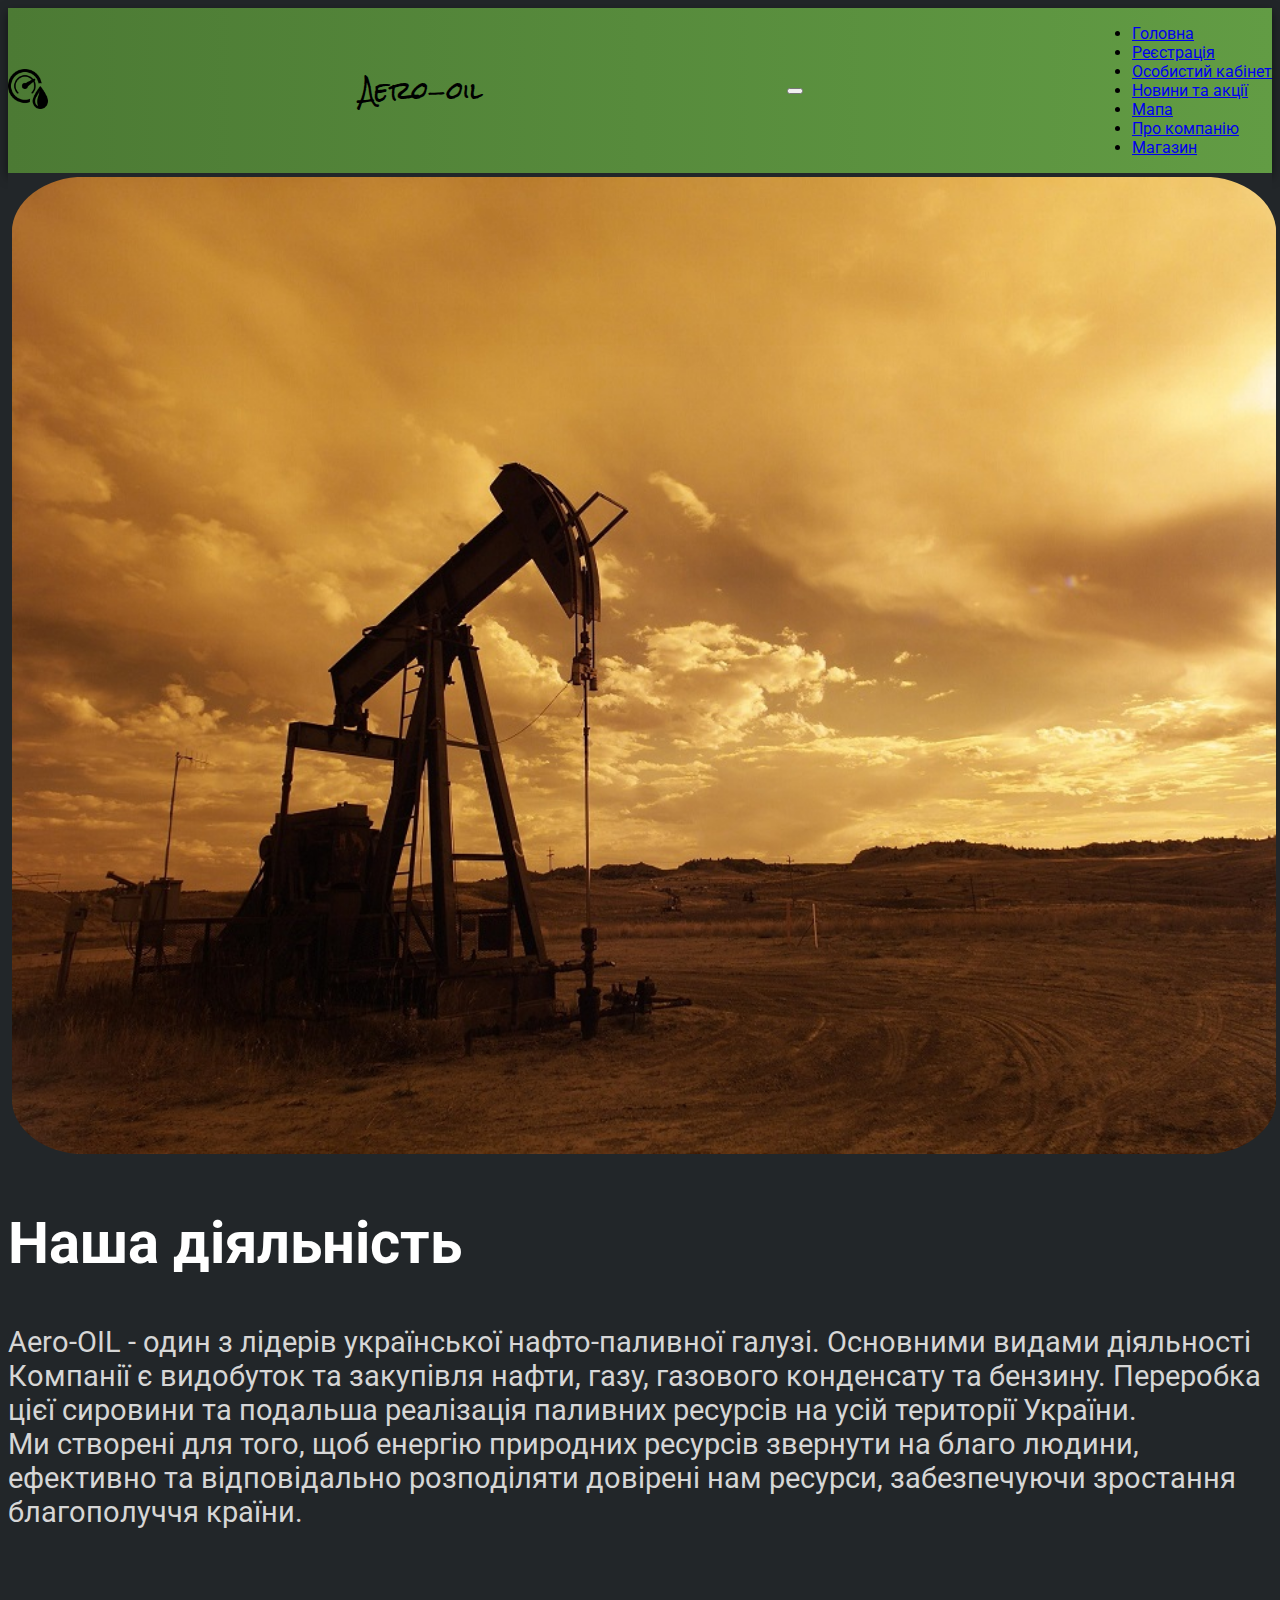
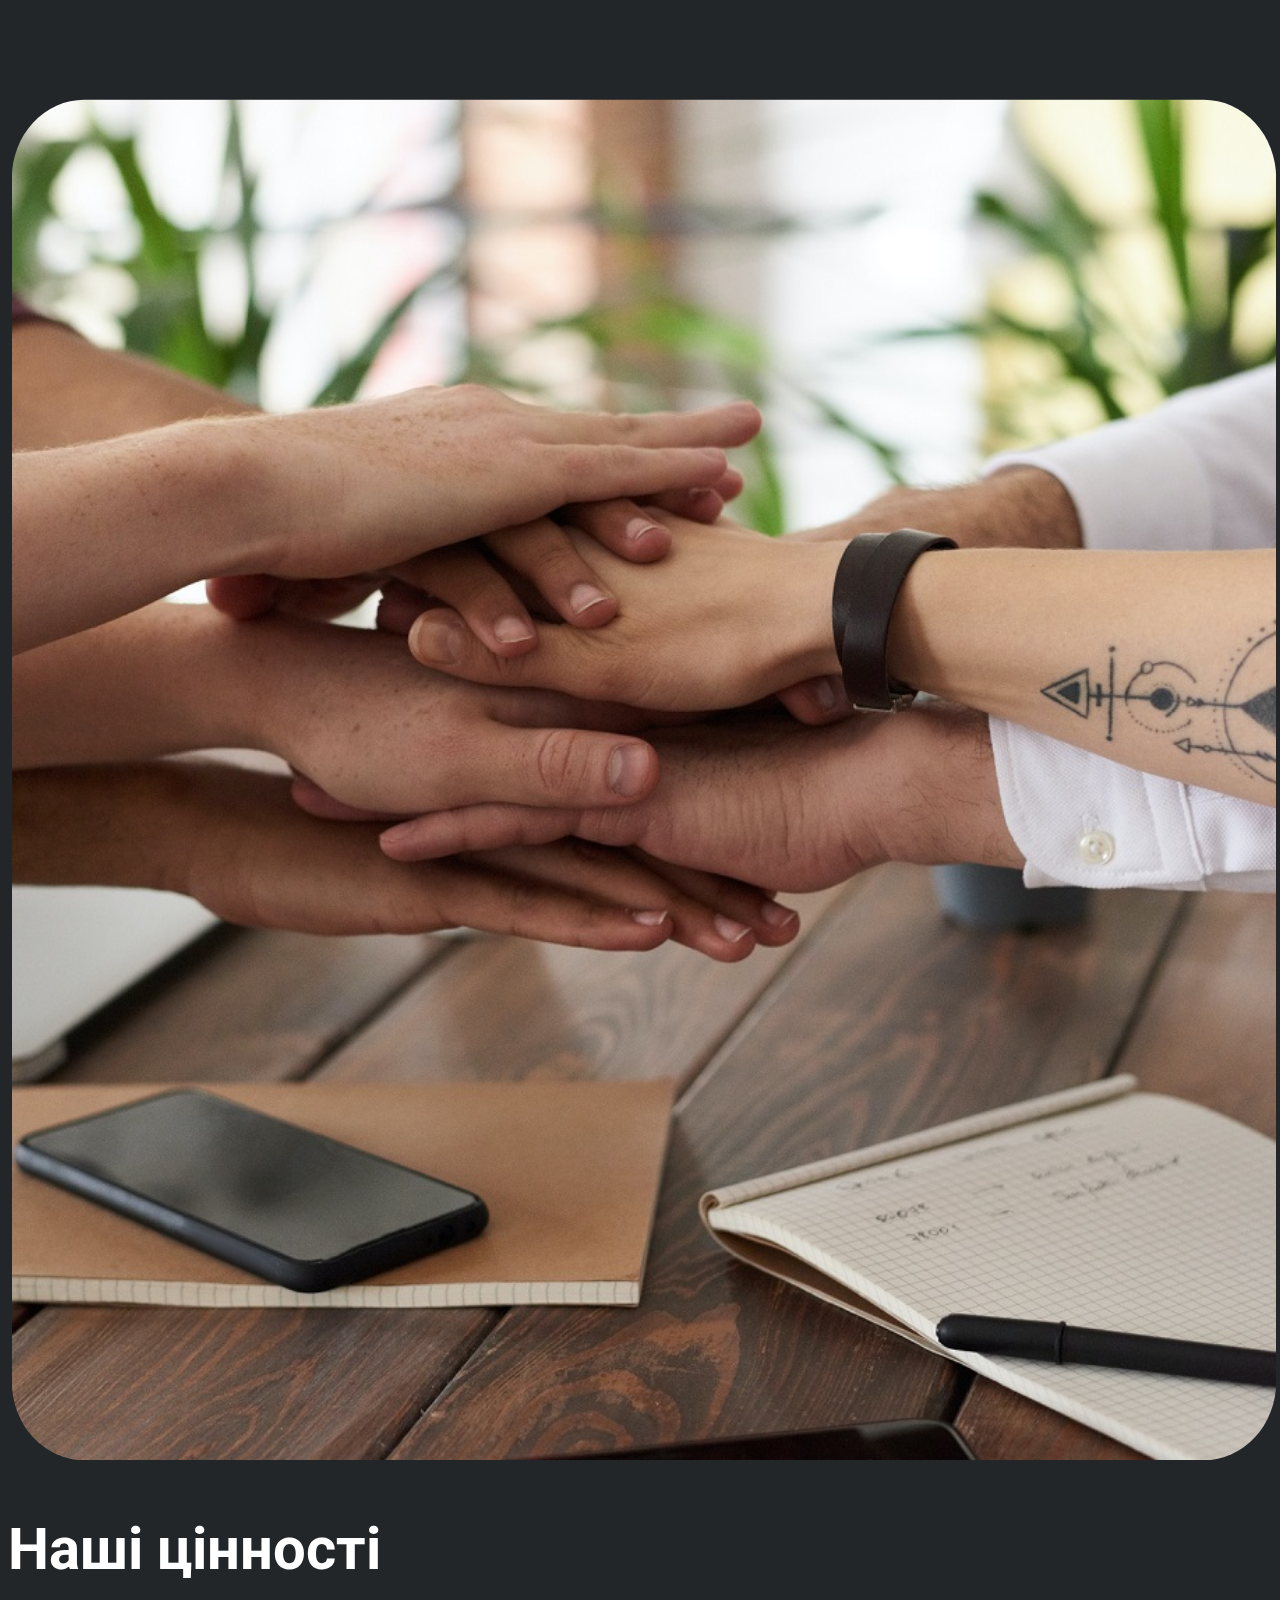
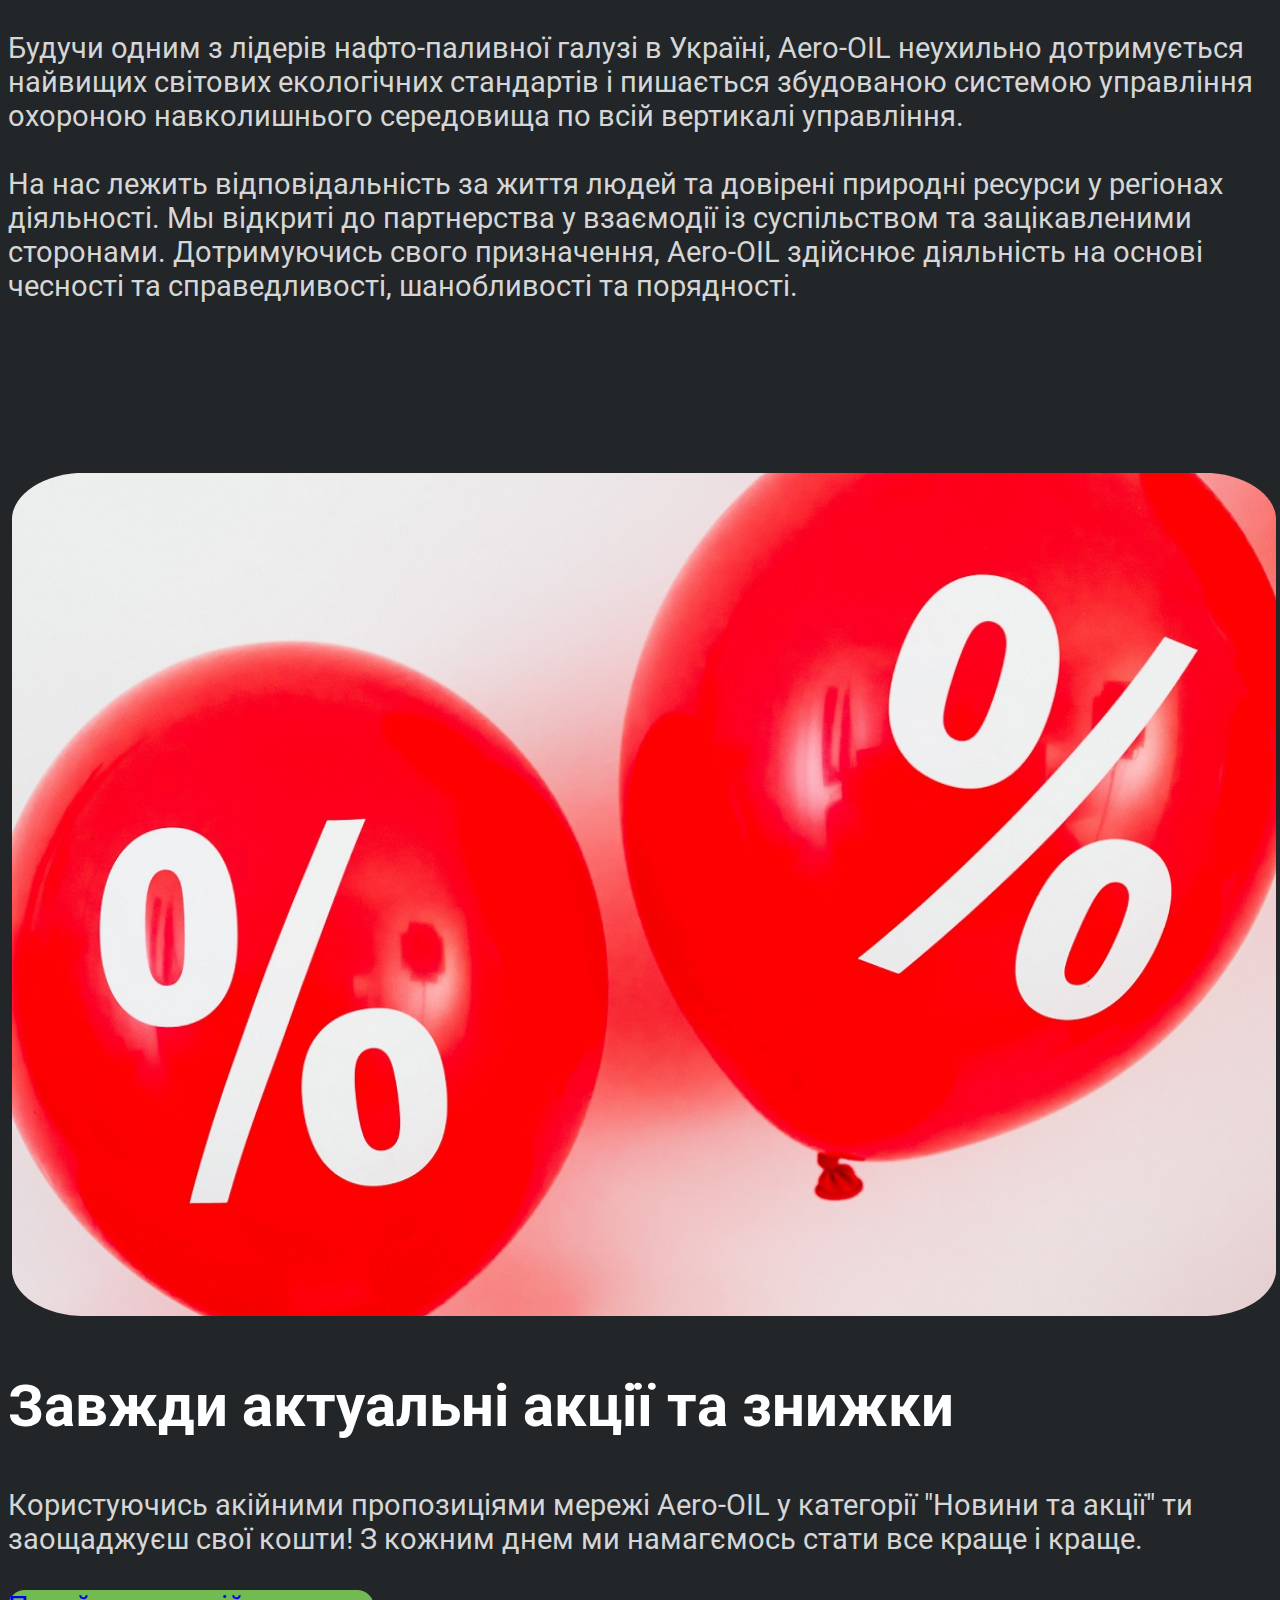
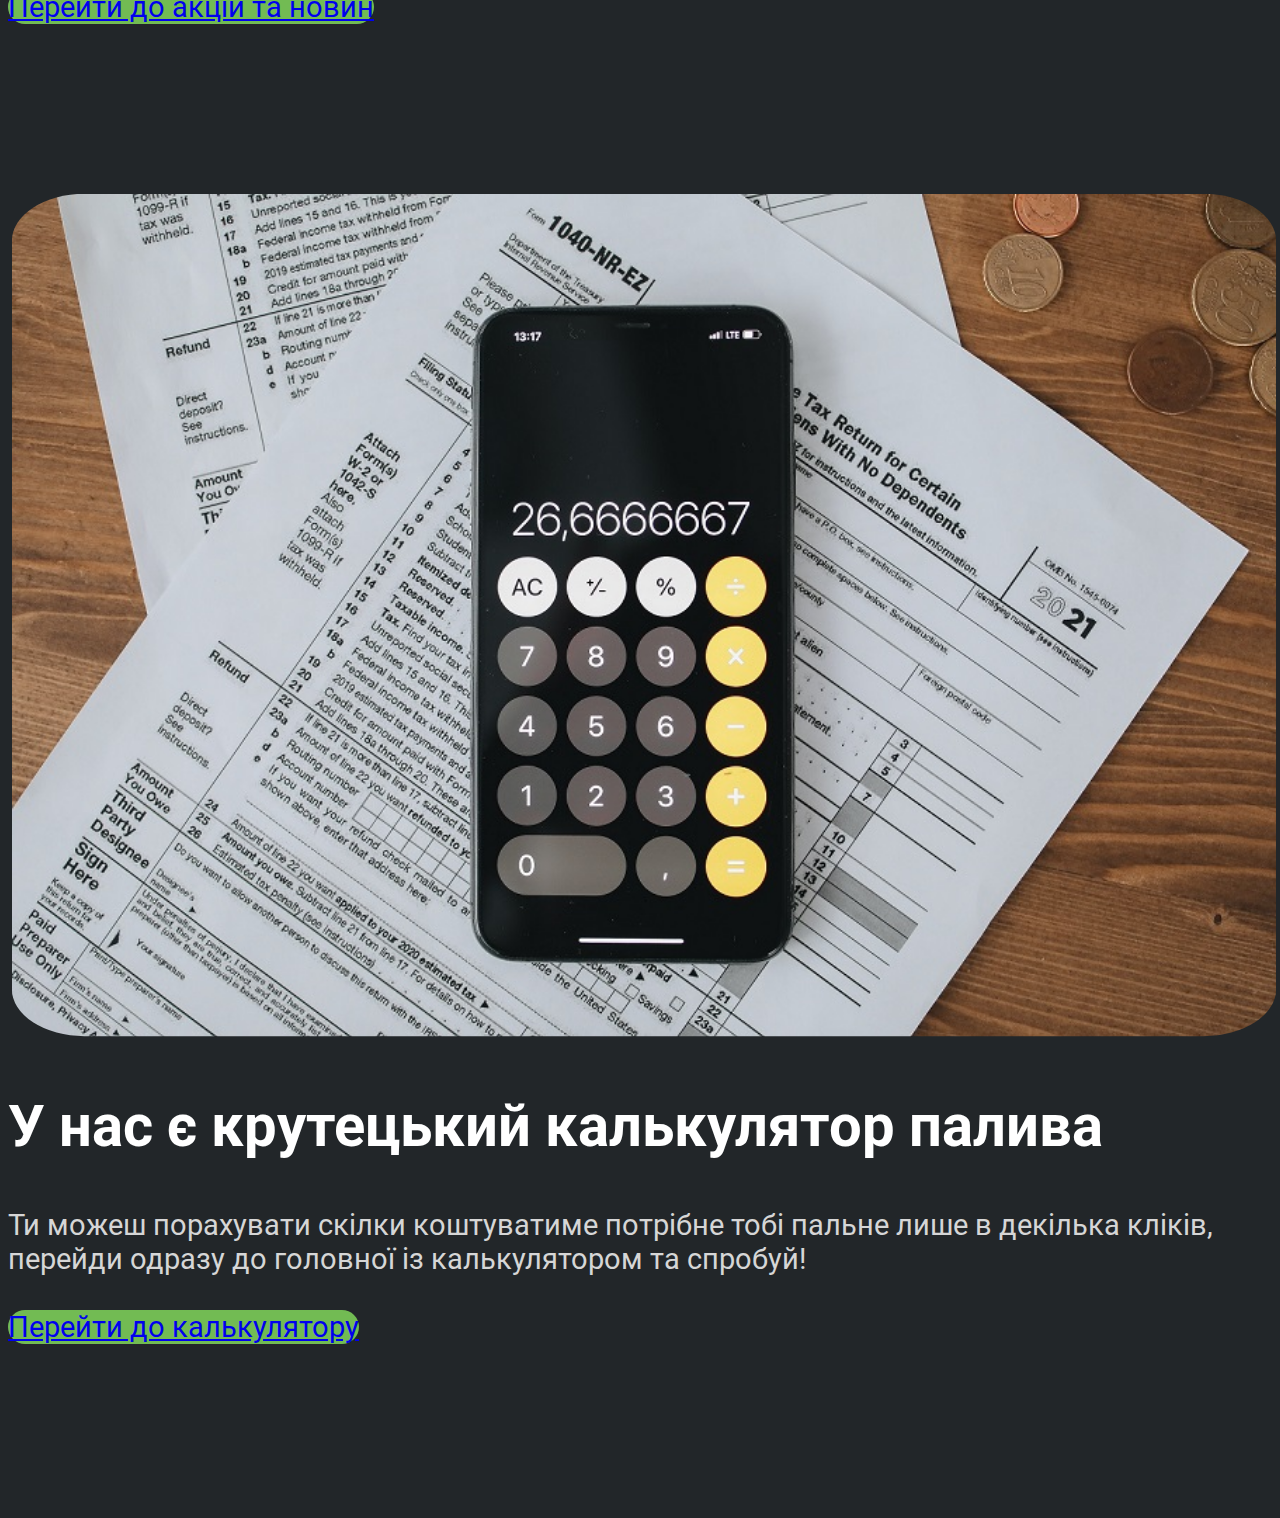
<file: about_company.html>
<!DOCTYPE html>
<html lang="en">
  <head>
    <meta charset="UTF-8" />
    <meta http-equiv="X-UA-Compatible" content="IE=edge" />
    <meta name="viewport" content="width=device-width, initial-scale=1.0" />
    <title>Про нас</title>
    <link rel="preconnect" href="https://fonts.googleapis.com" />
    <link rel="preconnect" href="https://fonts.gstatic.com" crossorigin />
    <link
      href="https://fonts.googleapis.com/css2?family=Rock+Salt&display=swap"
      rel="stylesheet"
    />
    <link rel="stylesheet" type="text/css" href="css/about_companyCSS.css" />
    <link rel="stylesheet" type="text/css" href="css/navbarCSS.css" />
    <link rel="preconnect" href="https://fonts.googleapis.com" />
    <link rel="preconnect" href="https://fonts.gstatic.com" crossorigin />
    <link
      href="https://fonts.googleapis.com/css2?family=Roboto:wght@400;500;700&display=swap"
      rel="stylesheet"
    />
    <link
      href="https://cdn.jsdelivr.net/npm/bootstrap@5.2.2/dist/css/bootstrap.min.css"
      rel="stylesheet"
      integrity="sha384-Zenh87qX5JnK2Jl0vWa8Ck2rdkQ2Bzep5IDxbcnCeuOxjzrPF/et3URy9Bv1WTRi"
      crossorigin="anonymous"
    />
    <link
      rel="apple-touch-icon"
      sizes="180x180"
      href="favicon/apple-touch-icon.png"
    />
    <link
      rel="icon"
      type="image/png"
      sizes="32x32"
      href="favicon/favicon-32x32.png"
    />
    <link
      rel="icon"
      type="image/png"
      sizes="16x16"
      href="favicon/favicon-16x16.png"
    />
    <link rel="manifest" href="favicon/site.webmanifest" />
  </head>
  <body>
    <nav class="navbar navbar-expand-lg navbar-dark mybg">
      <div class="container">
        <a class="navbar-brand logoPI" href="#"
          ><img src="images/logo.png" alt="Логотип" width="40"
        /></a>
        <p class="logoP">Aero-oil</p>
        <button
          class="navbar-toggler"
          type="button"
          data-bs-toggle="collapse"
          data-bs-target="#navbarNav"
          aria-controls="navbarNav"
          aria-expanded="false"
          aria-label="Toggle navigation"
        >
          <span class="navbar-toggler-icon"></span>
        </button>
        <div class="collapse navbar-collapse" id="navbarNav">
          <ul class="navbar-nav">
            <li class="nav-item">
              <a class="nav-link" aria-current="page" href="index.html"
                >Головна</a
              >
            </li>
            <li class="nav-item">
              <a class="nav-link" href="registration.html">Реєстрація</a>
            </li>
            <li class="nav-item">
              <a class="nav-link" href="validation.html">Особистий кабінет</a>
            </li>
            <li class="nav-item">
              <a class="nav-link" href="news.html">Новини та акції</a>
            </li>
            <li class="nav-item">
              <a class="nav-link" href="map_choose.html">Мапа</a>
            </li>
            <li class="nav-item">
              <a class="nav-link active" href="about_company.html"
                >Про компанію</a
              >
            </li>
            <li class="nav-item">
              <a class="nav-link" href="market.html">Магазин</a>
            </li>
          </ul>
        </div>
      </div>
    </nav>

    <div class="container my-5">
      <div class="row row-cols-1 row-cols-md-1 row-cols-lg-2 g-5">
        <div class="col">
          <div class="card2">
            <img
              src="images/pers_acc/oil_rig.jpg"
              class="card-img-2"
              alt="головна, 24/7"
            />
          </div>
        </div>
        <div class="col">
          <div class="card2">
            <h2>Наша діяльність</h2>
            <p>
              Aero-OIL - один з лідерів української нафто-паливної галузі.
              Основними видами діяльності Компанії є видобуток та закупівля
              нафти, газу, газового конденсату та бензину. Переробка цієї
              сировини та подальша реалізація паливних ресурсів на усій
              території України.
              <br />
              Ми створені для того, щоб енергію природних ресурсів звернути на
              благо людини, ефективно та відповідально розподіляти довірені нам
              ресурси, забезпечуючи зростання благополуччя країни.
            </p>
          </div>
        </div>
      </div>
      <div class="row row-cols-1 row-cols-md-1 row-cols-lg-2 g-5 row2">
        <div class="col">
          <div class="card2">
            <img
              src="images/pers_acc/team2.jpg"
              class="card-img-2"
              alt="головна, їжа"
            />
          </div>
        </div>
        <div class="col">
          <div class="card2">
            <h2>Наші цінності</h2>
            <p>
              Будучи одним з лідерів нафто-паливної галузі в Україні, Aero-OIL
              неухильно дотримується найвищих світових екологічних стандартів і
              пишається збудованою системою управління охороною навколишнього
              середовища по всій вертикалі управління.
              <br /><br />
              На нас лежить відповідальність за життя людей та довірені природні
              ресурси у регіонах діяльності. Мы відкриті до партнерства у
              взаємодії із суспільством та зацікавленими сторонами. Дотримуючись
              свого призначення, Aero-OIL здійснює діяльність на основі чесності
              та справедливості, шанобливості та порядності.
            </p>
          </div>
        </div>
      </div>
      <div class="row row-cols-1 row-cols-md-1 row-cols-lg-2 g-5">
        <div class="col">
          <div class="card2">
            <img
              src="images/pers_acc/percent.jpg"
              class="card-img-2"
              alt="головна, знижки"
            />
          </div>
        </div>
        <div class="col">
          <div class="card2">
            <h2>Завжди актуальні акції та знижки</h2>
            <p>
              Користуючись акійними пропозиціями мережі Aero-OIL у категорії
              "Новини та акції" ти заощаджуєш свої кошти! З кожним днем ми
              намагємось стати все краще і краще. <br /><br /><a
                href="news.html"
                class="btn btn-primary btnNumber"
                >Перейти до акцій та новин</a
              >
            </p>
          </div>
        </div>
      </div>
      <div class="row row-cols-1 row-cols-md-1 row-cols-lg-2 g-5 row2">
        <div class="col">
          <div class="card2">
            <img
              src="images/pers_acc/calculate.jpg"
              class="card-img-2"
              alt="головна, калькулятор"
            />
          </div>
        </div>
        <div class="col">
          <div class="card2">
            <h2>У нас є крутецький калькулятор палива</h2>
            <p>
              Ти можеш порахувати скілки коштуватиме потрібне тобі пальне лише в
              декілька кліків, перейди одразу до головної із калькулятором та
              спробуй! <br /><br /><a
                href="index.html#calcOnHome"
                class="btn btn-primary btnNumber"
                >Перейти до калькулятору</a
              >
            </p>
          </div>
        </div>
      </div>
    </div>
    <script
      src="https://cdn.jsdelivr.net/npm/bootstrap@5.2.2/dist/js/bootstrap.bundle.min.js"
      integrity="sha384-OERcA2EqjJCMA+/3y+gxIOqMEjwtxJY7qPCqsdltbNJuaOe923+mo//f6V8Qbsw3"
      crossorigin="anonymous"
    ></script>
  </body>
</html>
</file>
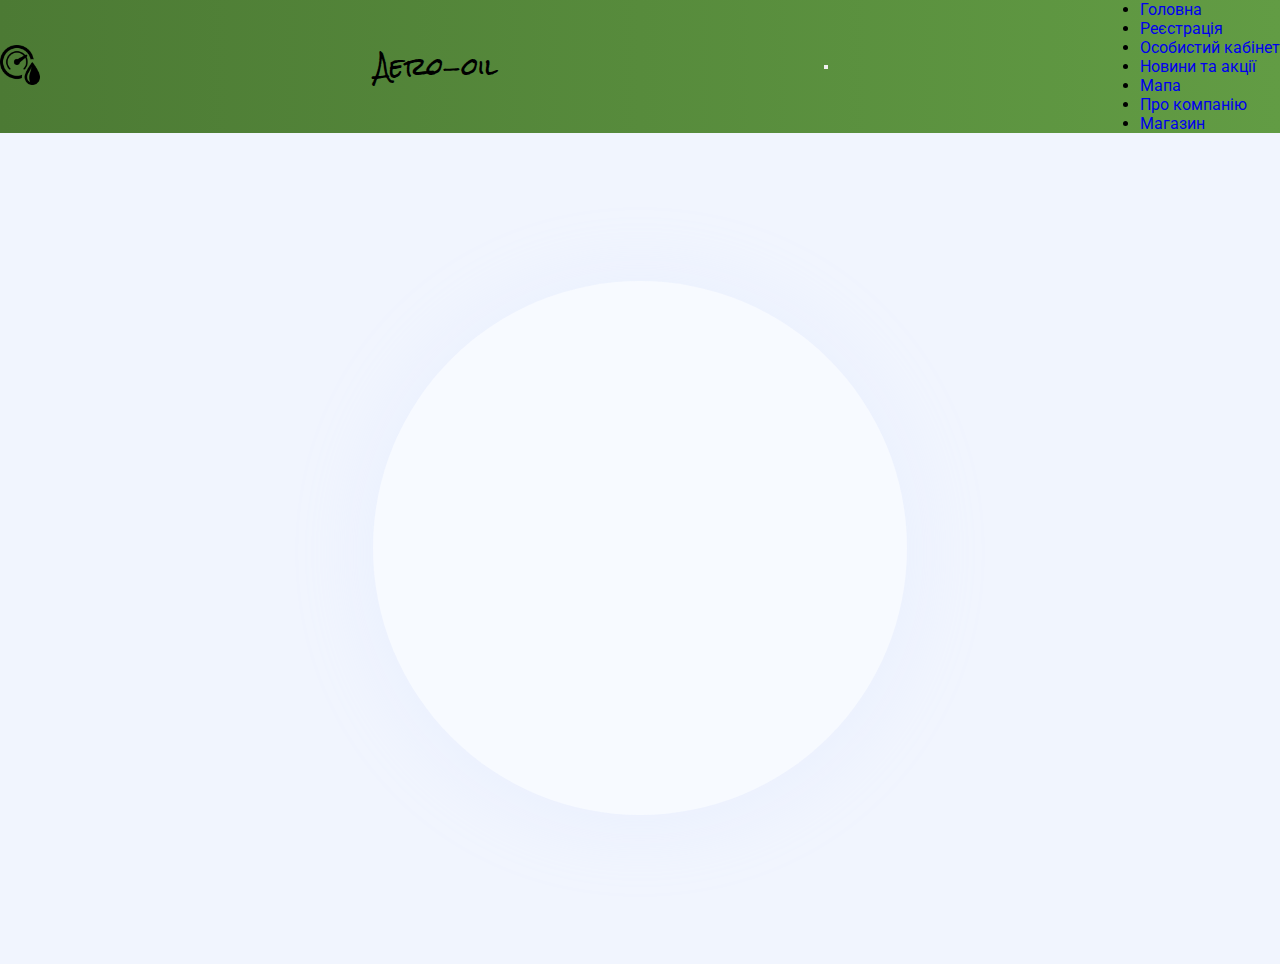
<file: map_choose.html>
<!DOCTYPE html>
<html lang="en">
  <head>
    <meta charset="UTF-8" />
    <meta name="viewport" content="width=device-width, initial-scale=1.0" />
    <link rel="stylesheet" type="text/css" href="css/map_chooseCSS.css" />
    <link rel="stylesheet" type="text/css" href="css/navbarCSS.css" />
    <link rel="stylesheet" type="text/css" href="css/registerCSS.css" />
    <link rel="preconnect" href="https://fonts.googleapis.com" />
    <link rel="preconnect" href="https://fonts.gstatic.com" crossorigin />
    <link
      href="https://fonts.googleapis.com/css2?family=Roboto:wght@400;500;700&display=swap"
      rel="stylesheet"
    />
    <link
    href="https://fonts.googleapis.com/css2?family=Rock+Salt&display=swap"
    rel="stylesheet"
  />
    <link
      href="https://cdn.jsdelivr.net/npm/bootstrap@5.2.2/dist/css/bootstrap.min.css"
      rel="stylesheet"
      integrity="sha384-Zenh87qX5JnK2Jl0vWa8Ck2rdkQ2Bzep5IDxbcnCeuOxjzrPF/et3URy9Bv1WTRi"
      crossorigin="anonymous"
    />
    <link
      rel="apple-touch-icon"
      sizes="180x180"
      href="favicon/apple-touch-icon.png"
    />
    <link
      rel="icon"
      type="image/png"
      sizes="32x32"
      href="favicon/favicon-32x32.png"
    />
    <link
      rel="icon"
      type="image/png"
      sizes="16x16"
      href="favicon/favicon-16x16.png"
    />
    <link rel="manifest" href="favicon/site.webmanifest" />
    <title>Обрати місто</title>
    <script src="js/map_chooseJS.js"></script>
  </head>

  <body>
    <nav class="navbar navbar-expand-lg navbar-dark mybg">
      <div class="container">
        <a class="navbar-brand logoPI" href="#"
          ><img src="images/logo.png" alt="Логтип" width="40"
        /></a>
        <p class="logoP">Aero-oil</p>
        <button
          class="navbar-toggler"
          type="button"
          data-bs-toggle="collapse"
          data-bs-target="#navbarNav"
          aria-controls="navbarNav"
          aria-expanded="false"
          aria-label="Toggle navigation"
        >
          <span class="navbar-toggler-icon"></span>
        </button>
        <div class="collapse navbar-collapse" id="navbarNav">
          <ul class="navbar-nav">
            <li class="nav-item">
              <a class="nav-link" aria-current="page" href="index.html"
                >Головна</a
              >
            </li>
            <li class="nav-item">
              <a class="nav-link" href="registration.html">Реєстрація</a>
            </li>
            <li class="nav-item">
              <a class="nav-link" href="validation.html">Особистий кабінет</a>
            </li>
            <li class="nav-item">
              <a class="nav-link" href="news.html"
                >Новини та акції</a
              >
            </li>
            <li class="nav-item">
              <a class="nav-link active" href="map_choose.html">Мапа</a>
            </li>
            <li class="nav-item">
              <a class="nav-link" href="about_company.html">Про компанію</a>
            </li>
            <li class="nav-item">
              <a class="nav-link" href="market.html">Магазин</a>
            </li>
          </ul>
        </div>
      </div>
    </nav>

    <main>
      <div class="circle"></div>
      <div class="register-form">
        <h1 class="form-title">Оберіть ваше місто</h1>
        <div class="form-fields">
          <ol class="rectangle"> 
            <li><a onclick="clickEvent(1);" href="map.html" >Харків</a></li>
          </ol>
        </div>
        <div class="form-button">
          <div class="forInfStation"><p>Поки що це всі міста, де є наші станції!</p></div>
            <div class="onFirstPage"><a href="index.html" class="onFirstPage">&#8592 Повернутися на головну</a></div>
        </div> 
      </div>
    </main>
  </body>







  <script
    src="https://cdn.jsdelivr.net/npm/bootstrap@5.2.2/dist/js/bootstrap.bundle.min.js"
    integrity="sha384-OERcA2EqjJCMA+/3y+gxIOqMEjwtxJY7qPCqsdltbNJuaOe923+mo//f6V8Qbsw3"
    crossorigin="anonymous"
  ></script>
</html>
</file>
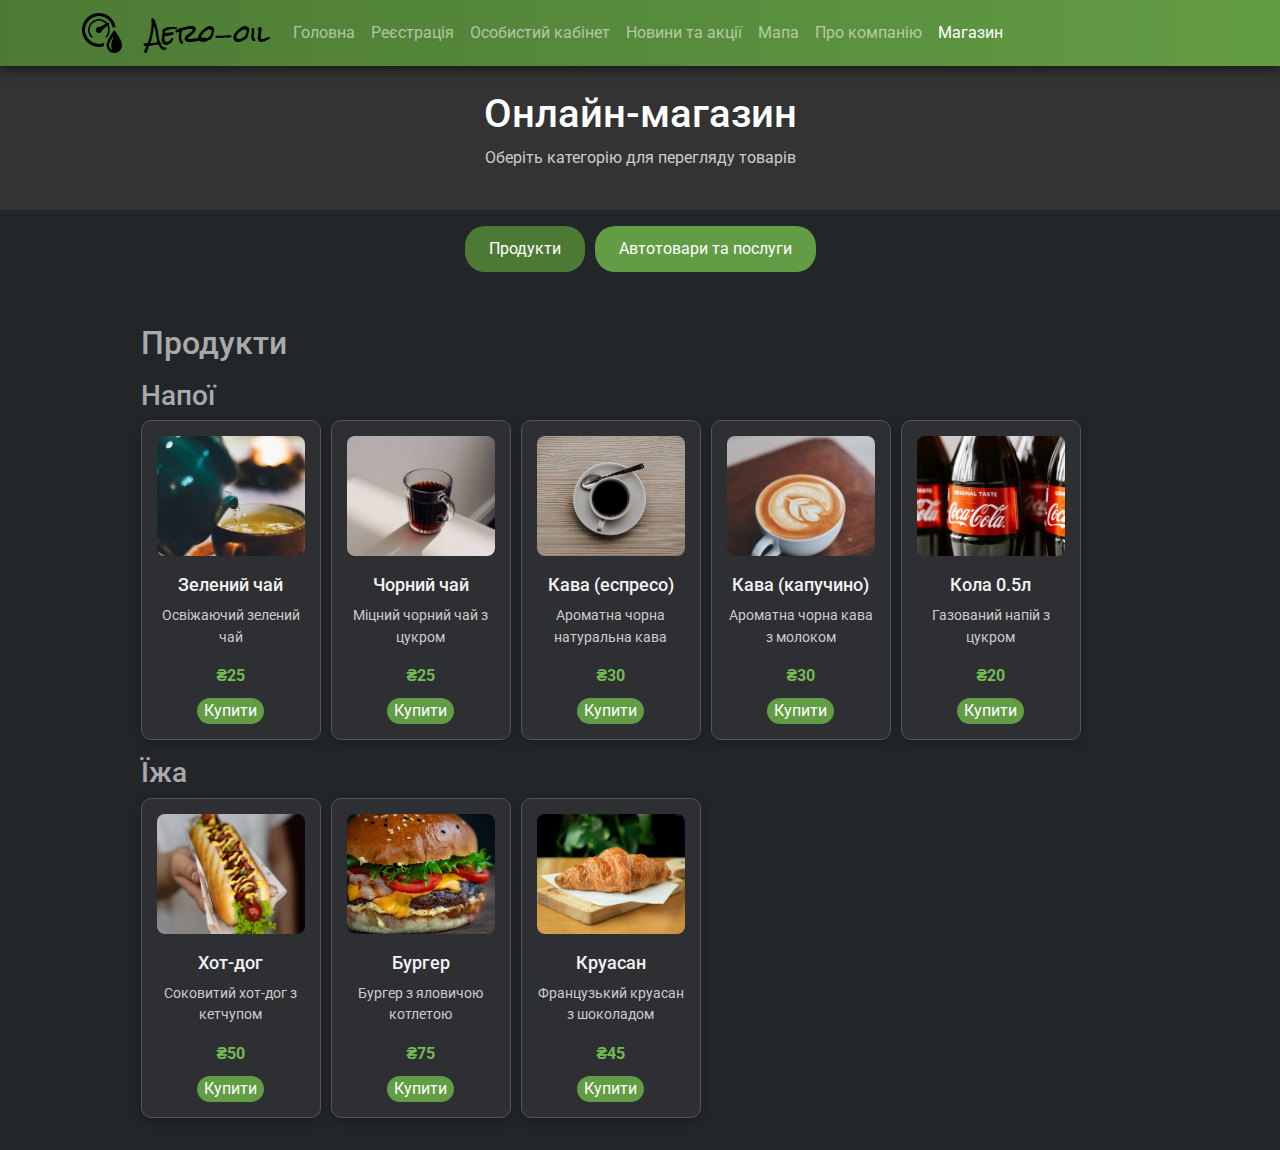
<file: market.html>
<!DOCTYPE html>
<html lang="en">
  <head>
    <meta charset="UTF-8" />
    <meta name="viewport" content="width=device-width, initial-scale=1.0" />
    <title>Магазин - Маркетплейс</title>
    <link rel="stylesheet" href="css/magazCss.css" />
    <link
      href="https://fonts.googleapis.com/css2?family=Roboto:wght@400;500;700&display=swap"
      rel="stylesheet"
    />
    <link
      href="https://cdn.jsdelivr.net/npm/bootstrap@5.2.2/dist/css/bootstrap.min.css"
      rel="stylesheet"
    />

    <link rel="stylesheet" type="text/css" href="css/navbarCSS.css" />
    <link rel="preconnect" href="https://fonts.googleapis.com" />
    <link rel="preconnect" href="https://fonts.gstatic.com" crossorigin />
    <link
      href="https://fonts.googleapis.com/css2?family=Rock+Salt&display=swap"
      rel="stylesheet"
    />
    <link
      href="https://fonts.googleapis.com/css2?family=Roboto:wght@400;500;700&display=swap"
      rel="stylesheet"
    />
    <link
      rel="apple-touch-icon"
      sizes="180x180"
      href="favicon/apple-touch-icon.png"
    />
    <link
      rel="icon"
      type="image/png"
      sizes="32x32"
      href="favicon/favicon-32x32.png"
    />
    <link
      rel="icon"
      type="image/png"
      sizes="16x16"
      href="favicon/favicon-16x16.png"
    />
    <link rel="manifest" href="favicon/site.webmanifest" />
    <script src="js/market.js"></script>
  </head>
  <body>
    <nav class="navbar navbar-expand-lg navbar-dark mybg">
      <div class="container">
        <a class="navbar-brand logoPI" href="#"
          ><img src="images/logo.png" alt="Логотип" width="40"
        /></a>
        <p class="logoP">Aero-oil</p>
        <button
          class="navbar-toggler"
          type="button"
          data-bs-toggle="collapse"
          data-bs-target="#navbarNav"
          aria-controls="navbarNav"
          aria-expanded="false"
          aria-label="Toggle navigation"
        >
          <span class="navbar-toggler-icon"></span>
        </button>
        <div class="collapse navbar-collapse" id="navbarNav">
          <ul class="navbar-nav">
            <li class="nav-item">
              <a class="nav-link" aria-current="page" href="index.html"
                >Головна</a
              >
            </li>
            <li class="nav-item">
              <a class="nav-link" href="registration.html">Реєстрація</a>
            </li>
            <li class="nav-item">
              <a class="nav-link" href="validation.html">Особистий кабінет</a>
            </li>
            <li class="nav-item">
              <a class="nav-link" href="news.html">Новини та акції</a>
            </li>
            <li class="nav-item">
              <a class="nav-link" href="map_choose.html">Мапа</a>
            </li>
            <li class="nav-item">
              <a class="nav-link" href="about_company.html">Про компанію</a>
            </li>
            <li class="nav-item">
              <a class="nav-link active" href="market.html">Магазин</a>
            </li>
          </ul>
        </div>
      </div>
    </nav>
    <header>
      <h1>Онлайн-магазин</h1>
      <p>Оберіть категорію для перегляду товарів</p>
    </header>

    <!-- Свитчер категорий -->
    <div class="category-switcher">
      <button onclick="showCategory('products')" class="switch-btn active">
        Продукти
      </button>
      <button onclick="showCategory('auto')" class="switch-btn">
        Автотовари та послуги
      </button>
    </div>

    <div class="category-content">
      <div id="products" class="category-section active">
        <h2>Продукти</h2>
        <div class="subcategory">
          <h3>Напої</h3>
          <div class="items">
            <div class="item-card">
              <img src="images/market/greentea.jpg" alt="Чай" />
              <h4>Зелений чай</h4>
              <p>Освіжаючий зелений чай</p>
              <span class="price">₴25</span>
              <button
                class="buy-btn"
                data-id="1"
                data-name="Зелений чай"
                data-price="25"
              >
                Купити
              </button>
            </div>
            <div class="item-card">
              <img src="images/market/blacktea.jpg" alt="Чай" />
              <h4>Чорний чай</h4>
              <p>Міцний чорний чай з цукром</p>
              <span class="price">₴25</span>
              <button class="buy-btn">Купити</button>
            </div>
            <div class="item-card">
              <img src="images/market/espreeso.jpg" alt="Кава" />
              <h4>Кава (еспресо)</h4>
              <p>Ароматна чорна натуральна кава</p>
              <span class="price">₴30</span>
              <button class="buy-btn">Купити</button>
            </div>
            <div class="item-card">
              <img src="images/market/kapuchino.jpg" alt="Кава" />
              <h4>Кава (капучино)</h4>
              <p>Ароматна чорна кава з молоком</p>
              <span class="price">₴30</span>
              <button class="buy-btn">Купити</button>
            </div>
            <div class="item-card">
              <img src="images/market/kola.jpg" alt="Кола" />
              <h4>Кола 0.5л</h4>
              <p>Газований напій з цукром</p>
              <span class="price">₴20</span>
              <button class="buy-btn">Купити</button>
            </div>
          </div>

          <!-- Подкатегория Еда -->
          <div class="subcategory">
            <h3>Їжа</h3>
            <div class="items">
              <div class="item-card">
                <img src="images/market/hotdog.jpg" alt="Хот-дог" />
                <h4>Хот-дог</h4>
                <p>Соковитий хот-дог з кетчупом</p>
                <span class="price">₴50</span>
                <button class="buy-btn">Купити</button>
              </div>
              <div class="item-card">
                <img src="images/market/byrger.jpg" alt="бургер" />
                <h4>Бургер</h4>
                <p>Бургер з яловичою котлетою</p>
                <span class="price">₴75</span>
                <button class="buy-btn">Купити</button>
              </div>
              <div class="item-card">
                <img src="images/market/kryasan.jpg" alt="круасан" />
                <h4>Круасан</h4>
                <p>Французький круасан з шоколадом</p>
                <span class="price">₴45</span>
                <button class="buy-btn">Купити</button>
              </div>
            </div>
          </div>
        </div>
      </div>

      <!-- Категория Автотовары и услуги -->
      <div id="auto" class="category-section">
        <h2>Автотовари й послуги</h2>

        <!-- Подкатегория Автотовары -->
        <div class="subcategory">
          <h3>Автотовари</h3>
          <div class="items">
            <div class="item-card">
              <img src="images/market/maslo.jpg" alt="Масло" />
              <h4>Моторне масло</h4>
              <p>Високоякісне масло для двигуна</p>
              <span class="price">₴200</span>
            </div>

            <div class="item-card">
              <img src="images/market/stekloochist.jpg" alt="Склоочисник" />
              <h4>Універсальні щітки склоочисника</h4>
              <p>Ефективне очищення скла</p>
              <span class="price">₴100</span>
            </div>
          </div>
        </div>

        <!-- Подкатегория Услуги СТО -->
        <div class="subcategory">
          <h3>Послуги СТО</h3>
          <div class="items">
            <div class="item-card">
              <h4>ТО двигуна</h4>
              <p>
                Повне технічне обслуговування двигуна від СТО "ATS -
                АвтоТехСервіс"
              </p>
              <span class="price">₴600</span>
            </div>
            <div class="item-card">
              <h4>Заміна масла</h4>
              <p>Професійна заміна масла від СТО "AutoTrade"</p>
              <span class="price">₴250</span>
            </div>
            <div class="item-card">
              <h4>Діагностика</h4>
              <p>Повна діагностика автомобіля від СТО "AutoTrade"</p>
              <span class="price">₴500</span>
            </div>
          </div>
        </div>
      </div>
    </div>

    <script src="js/magaz.js"></script>
    <script
      src="https://cdn.jsdelivr.net/npm/bootstrap@5.2.2/dist/js/bootstrap.bundle.min.js"
      integrity="sha384-OERcA2EqjJCMA+/3y+gxIOqMEjwtxJY7qPCqsdltbNJuaOe923+mo//f6V8Qbsw3"
      crossorigin="anonymous"
    ></script>
  </body>
</html>
</file>
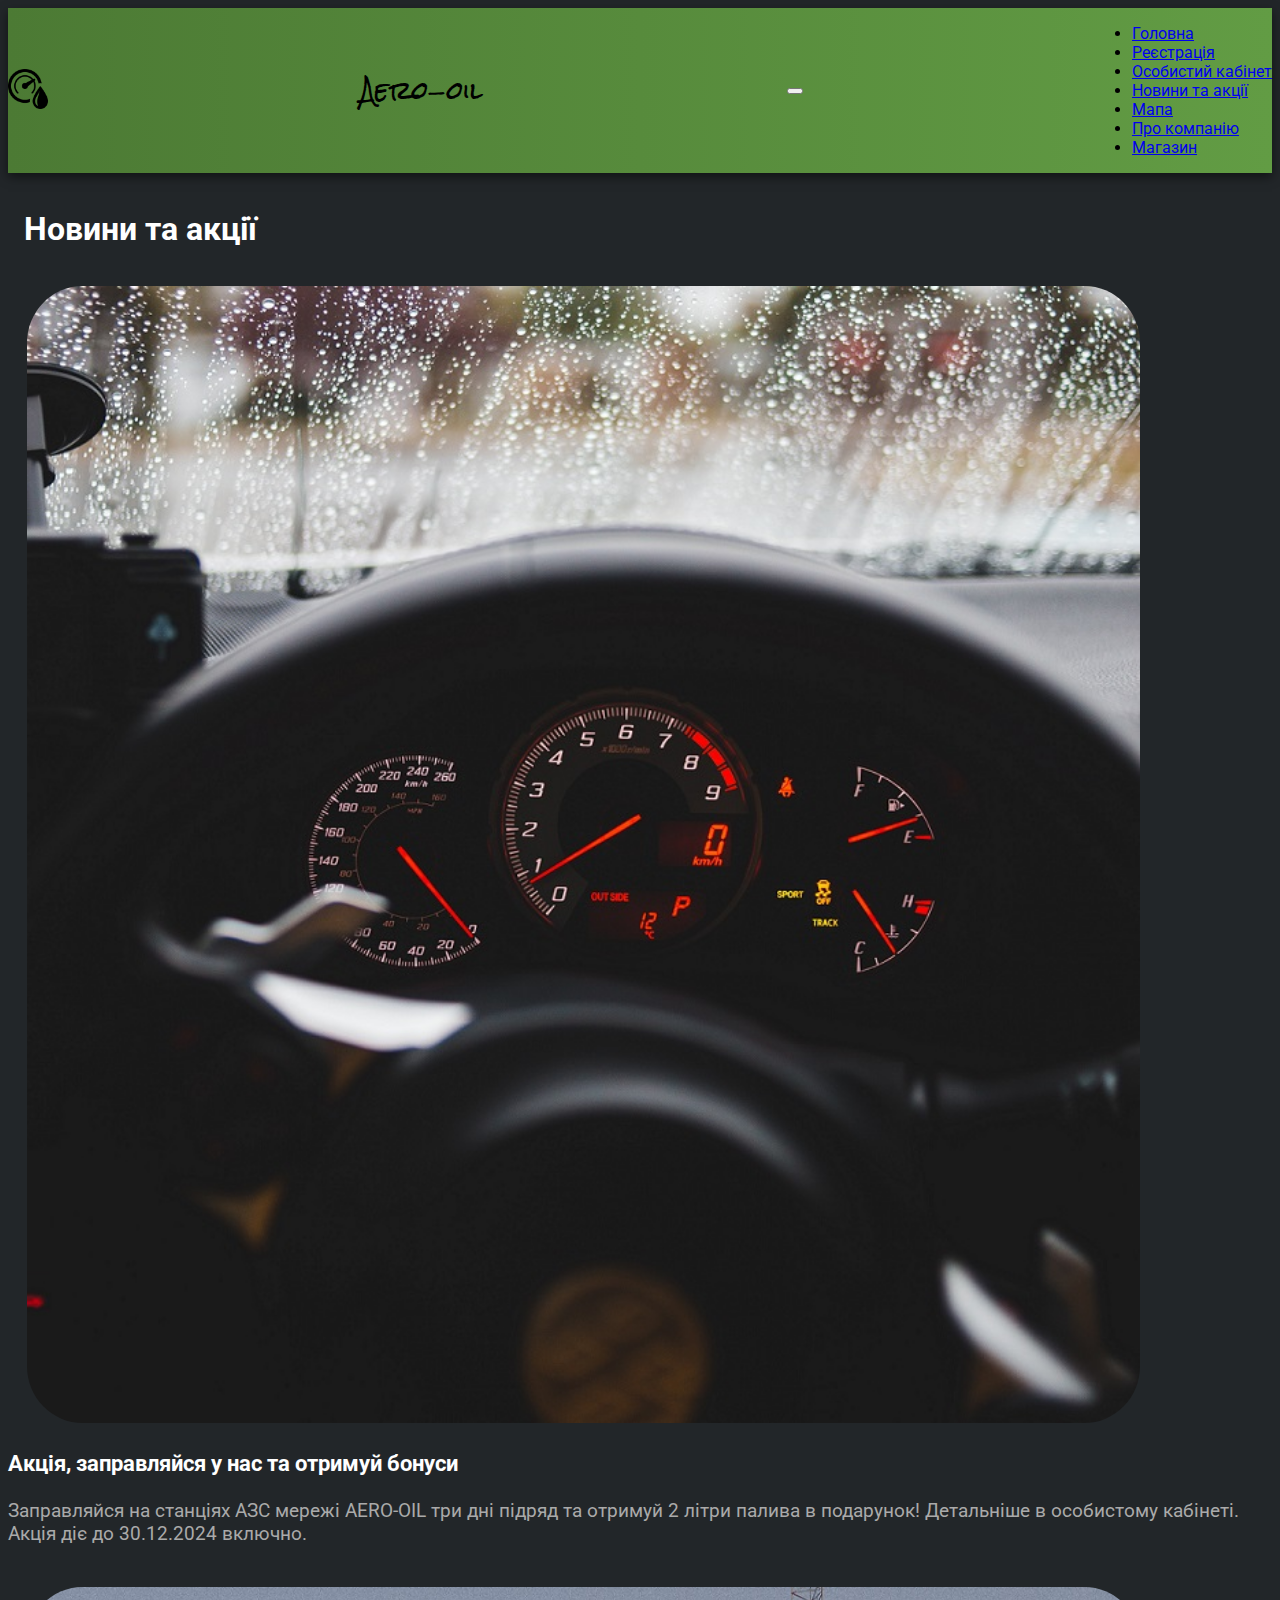
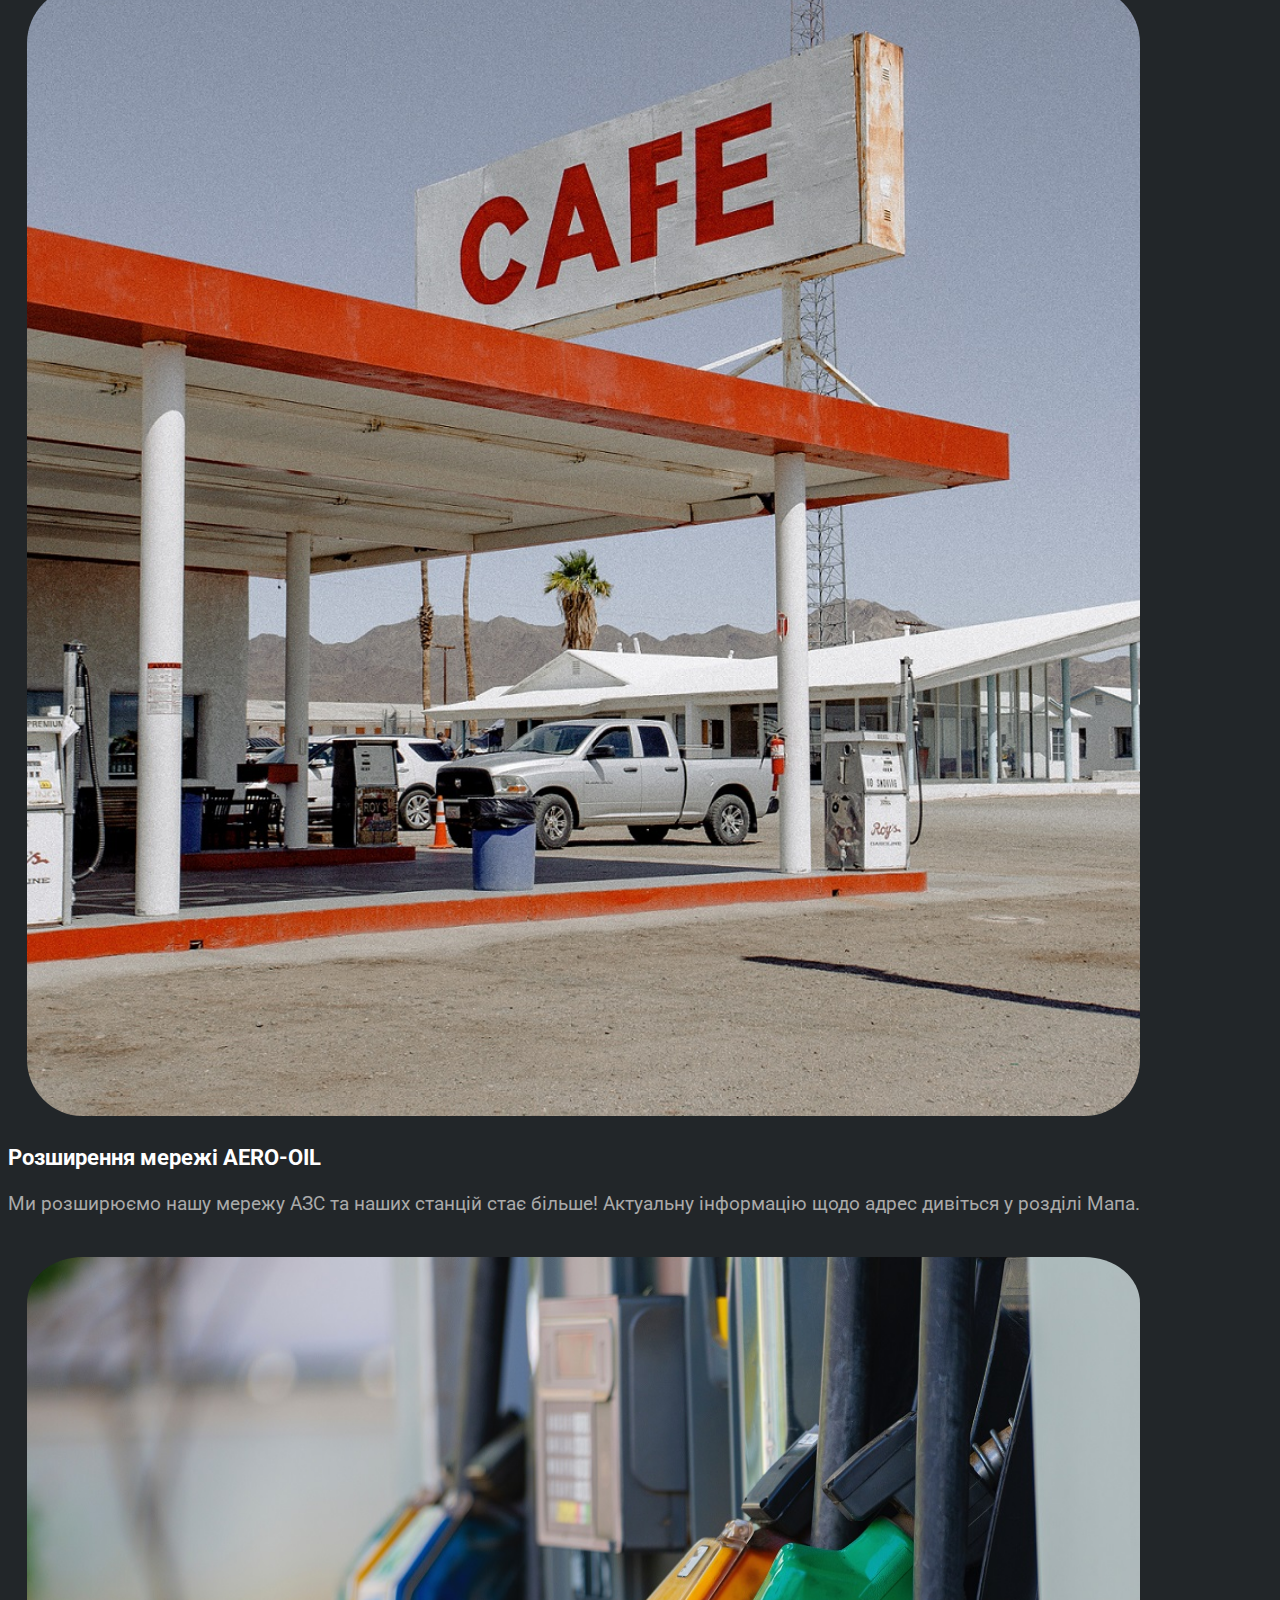
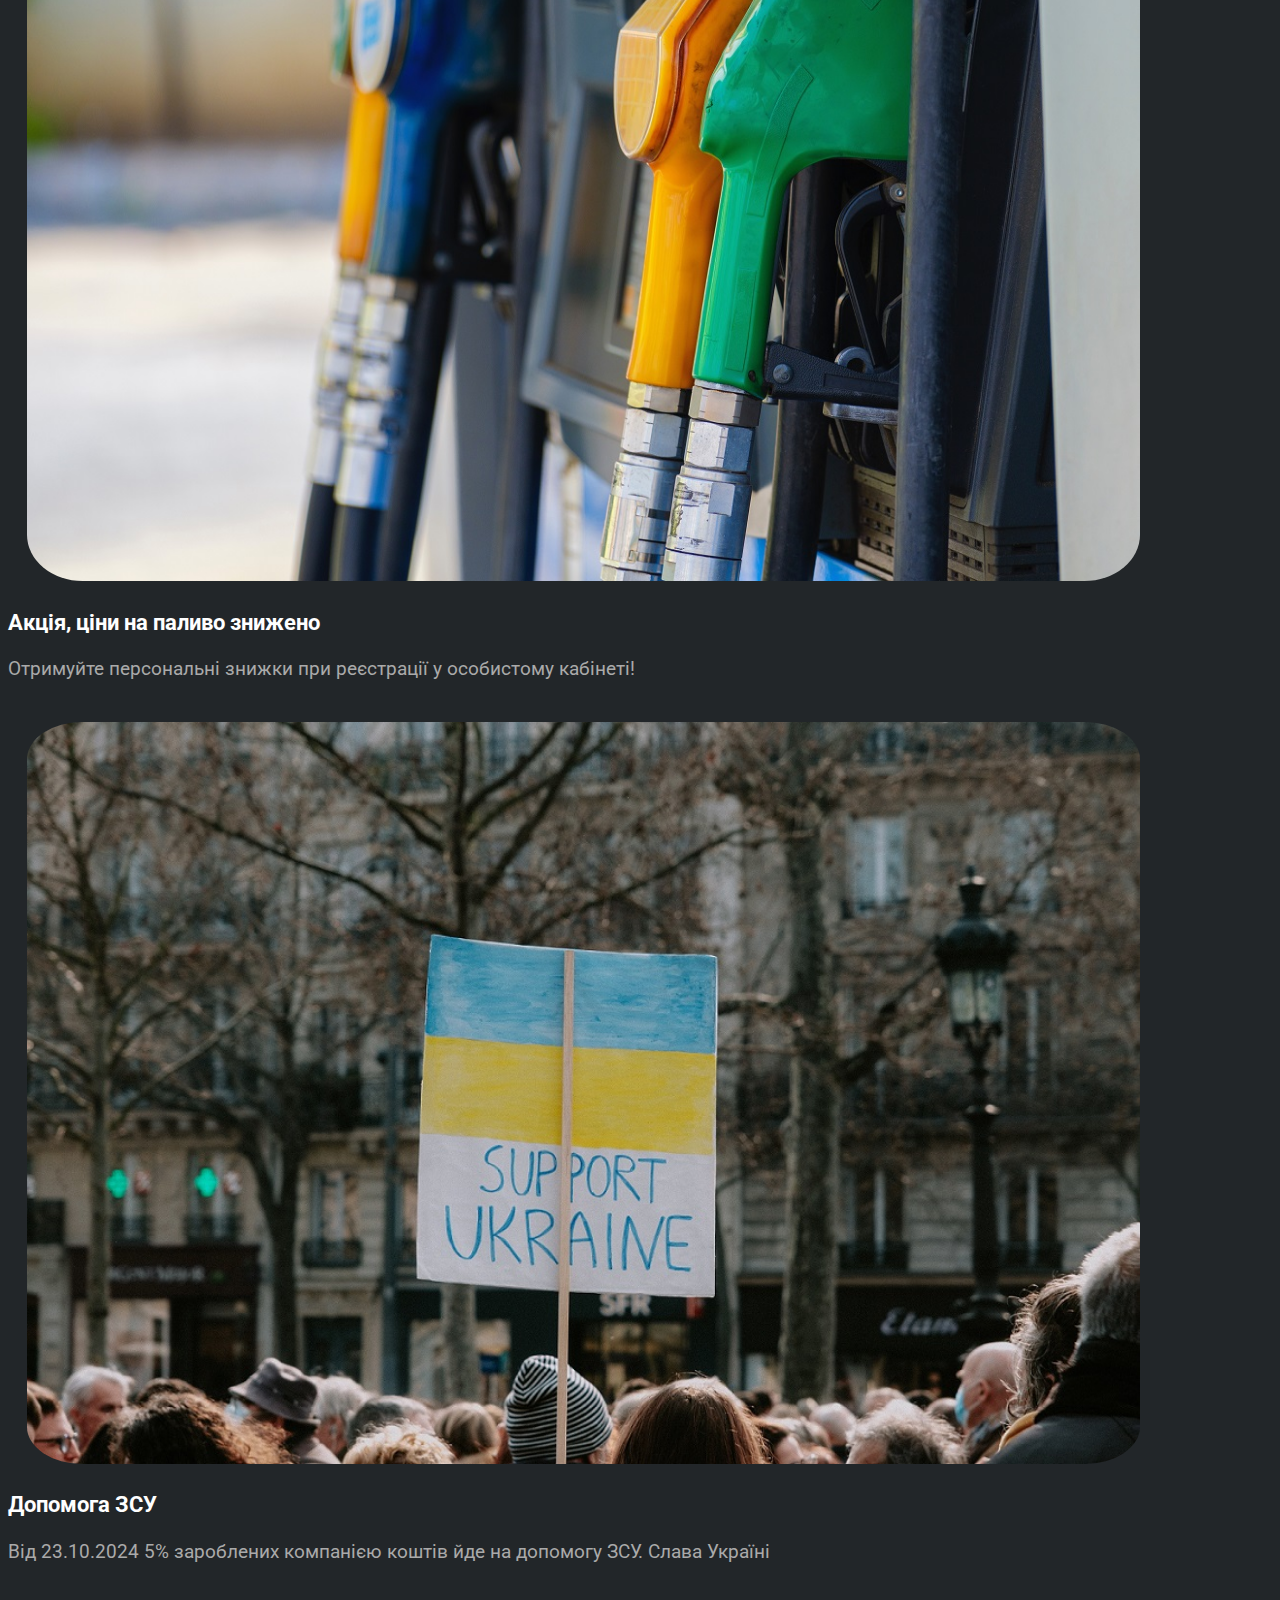
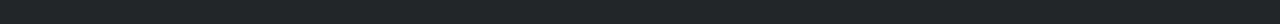
<file: news.html>
<!DOCTYPE html>
<html lang="en">
  <head>
    <meta charset="UTF-8" />
    <meta http-equiv="X-UA-Compatible" content="IE=edge" />
    <meta name="viewport" content="width=device-width, initial-scale=1.0" />
    <title>Новини</title>
    <link rel="stylesheet" type="text/css" href="css/newsCSS.css" />
    <link rel="stylesheet" type="text/css" href="css/navbarCSS.css" />
    <link rel="preconnect" href="https://fonts.googleapis.com" />
    <link rel="preconnect" href="https://fonts.gstatic.com" crossorigin />
    <link
    href="https://fonts.googleapis.com/css2?family=Rock+Salt&display=swap"
    rel="stylesheet"
  />
    <link
      href="https://fonts.googleapis.com/css2?family=Roboto:wght@400;500;700&display=swap"
      rel="stylesheet"
    />
    <link
      href="https://cdn.jsdelivr.net/npm/bootstrap@5.2.2/dist/css/bootstrap.min.css"
      rel="stylesheet"
      integrity="sha384-Zenh87qX5JnK2Jl0vWa8Ck2rdkQ2Bzep5IDxbcnCeuOxjzrPF/et3URy9Bv1WTRi"
      crossorigin="anonymous"
    />
    <link
      rel="apple-touch-icon"
      sizes="180x180"
      href="favicon/apple-touch-icon.png"
    />
    <link
      rel="icon"
      type="image/png"
      sizes="32x32"
      href="favicon/favicon-32x32.png"
    />
    <link
      rel="icon"
      type="image/png"
      sizes="16x16"
      href="favicon/favicon-16x16.png"
    />
    <link rel="manifest" href="favicon/site.webmanifest" />
  </head>
  <body>
    <nav class="navbar navbar-expand-lg navbar-dark mybg">
      <!-- <div class="container-fluid"> -->
      <div class="container">
        <a class="navbar-brand logoPI" href="#"
          ><img src="images/logo.png" alt="Логотип" width="40"
        /></a>
        <p class="logoP">Aero-oil</p>
        <button
          class="navbar-toggler"
          type="button"
          data-bs-toggle="collapse"
          data-bs-target="#navbarNav"
          aria-controls="navbarNav"
          aria-expanded="false"
          aria-label="Toggle navigation"
        >
          <span class="navbar-toggler-icon"></span>
        </button>
        <div class="collapse navbar-collapse" id="navbarNav">
          <ul class="navbar-nav">
            <li class="nav-item">
              <a class="nav-link" aria-current="page" href="index.html"
                >Головна</a
              >
            </li>
            <li class="nav-item">
              <a class="nav-link" href="registration.html"
                >Реєстрація</a
              >
            </li>
            <li class="nav-item">
              <a class="nav-link" href="validation.html"
                >Особистий кабінет</a
              >
            </li>
            <li class="nav-item">
              <a class="nav-link active" href="news.html">Новини та акції</a>
            </li>
            <li class="nav-item">
              <a class="nav-link" href="map_choose.html">Мапа</a>
            </li>
            <li class="nav-item">
              <a class="nav-link" href="about_company.html">Про компанію</a>
            </li>
            <li class="nav-item">
              <a class="nav-link" href="market.html">Магазин</a>
            </li>

          </ul>
        </div>
      </div>
    </nav>
    <div class="container my-5">
        <div class="h1news">
            <h1 style="color: white;">Новини та акції</h1>
        </div>
      <div class="row row-cols-1 row-cols-md-2 row-cols-lg-2 g-5">
                    <!-- реалізація клікабельних варіантів пізніше -->
                    <div class="col">
                        <a href="" class="card">
                          <img src="images/news/news3Auto-small.jpg" class="card-img-top" alt="новини, бонуси за заправку" />
                          <div class="card-body">
                            <h3 class="card-title">Акція, заправляйся у нас та отримуй бонуси</h3>
                            <p class="card-text">
                              Заправляйся на станціях АЗС мережі AERO-OIL три дні підряд та отримуй 2 літри палива в подарунок! Детальніше в особистому кабінеті. Акція діє до 30.12.2024 включно.
                              <!-- <br>
                              <br>* за умовами акції три рази за тиждень.
                              <br>** фішки ви можете взяти після заправки у касира.
                              <br>** за умовами акції ви можете обміняти 3 фішки на один літр будь-якого пального. -->
                            </p>
                          </div>
                        </a>
                      </div>
        <div class="col">
            <a href="" class="card" >
              <img src="images/news/news2GAS-small.jpg" class="card-img-top" alt="новини, нові станції" />
              <div class="card-body">
                <h3 class="card-title">Розширення мережі AERO-OIL</h3>
                <p class="card-text">
                    Ми розширюємо нашу мережу АЗС та наших станцій стає більше! Актуальну інформацію щодо адрес дивіться у розділі Мапа.
                </p>
              </div>
            </a>
          </div>
          <div class="col">
            <a href="" class="card">
              <img src="images/news/news4GasCost-small.jpg" class="card-img-top" alt="новини, ціна на паливо" />
              <div class="card-body">
                <h3 class="card-title">Акція, ціни на паливо знижено</h3>
                <p class="card-text">
                  Отримуйте персональні знижки при реєстрації у особистому кабінеті!
                    </p>
              </div>
            </a>
          </div>
          <div class="col">
            <a href="" class="card">
              <img src="images/news/news1War-small.jpg" class="card-img-top" alt="новини, допомога зсу" />
              <div class="card-body">
                <h3 class="card-title">Допомога ЗСУ</h3>
                <p class="card-text">
                  Від 23.10.2024 5% зароблених компанією коштів йде на допомогу ЗСУ. Слава Україні
                </p>
              </div>
            </a>
          </div>

          </div>
        </div>
      </div>
    </div>
    <script
      src="https://cdn.jsdelivr.net/npm/bootstrap@5.2.2/dist/js/bootstrap.bundle.min.js"
      integrity="sha384-OERcA2EqjJCMA+/3y+gxIOqMEjwtxJY7qPCqsdltbNJuaOe923+mo//f6V8Qbsw3"
      crossorigin="anonymous"
    ></script>
  </body>
</html>
</file>
<file: css/about_companyCSS.css>
.card {
  border-radius: 2em;
  text-align: center;
  padding: 1em;
}

/* .card:hover {
  background-color: #e2e6f0;
} */

.card img {
  border-radius: 50%;
  width: 85%;
  margin: auto;
  box-shadow: 0 0 7px rgba(0, 26, 255, 0.5);
  padding: 0.2em;
}

.card2 {
  text-align: left;
  /* border-color: #f1f5fe !important; */
  background-color: #222629 !important;
  text-decoration: none;
  color: #d6d6d6;
  font-size: larger;
}

.card2 h2 {
  font-size: 300%;
  color: #fff !important;
}

.card2 p {
  font-size: 150%;
  margin-bottom: 3em;
}
.card-img-2 {
  border-radius: 6% !important;
  width: 100%;
  margin: auto;
  width: 100% !important;
  margin: auto !important;
  box-shadow: none !important;
  padding: 0.2em !important;
}

.row2 {
  flex-direction: row-reverse !important;
  padding-top: 5em !important;
  padding-bottom: 5em !important;
}

.container2 {
  font-size: larger !important;
  padding-bottom: 7em !important;
}

.form-selectMy {
  margin-top: 0.5em;
  font-size: 85% !important;
  display: inline-block !important;
  width: max-content !important;
}

.btnNumber {
  --bs-btn-font-size: 80% !important;
  margin-bottom: 0.5%;
  background-color: #72bb53 !important;
  border-color: black !important;
  border-radius: 20px !important;
  border-width: 1px !important;
}

.btnNumber:hover {
  background-color: #4c7a34 !important;
}

.inpNumb {
  font-size: 85% !important;
}
</file>
<file: css/navbarCSS.css>
.mybg {
  opacity: 1;
  background: linear-gradient(90deg, #4c7a34, #629c44);
  box-shadow: 0 4px 10px rgba(0, 0, 0, 0.5);
  transition: background-color 0.3s ease, box-shadow 0.3s ease;
}

body {
  background-color: #222629 !important;
  font-family: "Roboto", sans-serif !important;
}

.navbar-brand {
  margin-right: 0.5em !important;
}

.logoP {
  color: black;
  display: inline-block;
  flex-basis: auto;
  align-items: center;
  margin-right: 15px;
  margin-left: 15px;
  margin-bottom: auto;
  margin-top: auto;
  font-family: "Rock Salt", cursive !important;
  font-size: x-large !important;
  /* margin-right: 10em; */
}

.logoPI {
  pointer-events: none;
}

.navbar-container {
  max-width: 1450px !important;
}

.navbar > .container {
  justify-content: flex-start !important;
  display: flex !important;
  flex-wrap: inherit !important;
  align-items: center !important;
  justify-content: space-between !important;
}
</file>
<file: css/registerCSS.css>
* {
  margin: 0;
  padding: 0;
  box-sizing: border-box;
}

input {
  height: 45px;
  width: 100%;
  font-size: 14px;
  line-height: 16px;
  color: #3b5983;
  border: 2px solid #e9f2ff;
  border-radius: 5px;
  padding-left: 25px;
}

input:focus {
  outline: none;
  border: 2px solid #c1d9fd;
}

main {
  background: #f1f5fe;
  /* width: 100vw; */
  height: 92.29vh;
  display: flex;
  flex-direction: column;
  justify-content: center;
  align-items: center;
}

.circle {
  position: fixed;
  z-index: 1;
  width: 534px;
  height: 534px;
  border-radius: 50%;
  background: #f7faff;
  box-shadow: 0px 4px 70px 6px rgba(217, 229, 255, 0.25);
  animation-name: fadeCircle;
  animation-duration: 0.8s;
  animation-timing-function: ease-in-out;
  animation-delay: 0.4s;
  animation-iteration-count: 1;
  animation-fill-mode: forwards;
}

@keyframes fadeCircle {
  0% {
    width: 1994px;
    height: 1994px;
  }
  10% {
    width: 1848px;
    height: 1848px;
  }
  20% {
    width: 1702px;
    height: 1702px;
  }
  30% {
    width: 1556px;
    height: 1556px;
  }
  40% {
    width: 1410px;
    height: 1410px;
  }
  50% {
    width: 1264px;
    height: 1264px;
  }
  60% {
    width: 1118px;
    height: 1118px;
  }
  70% {
    width: 972px;
    height: 972px;
  }
  80% {
    width: 826px;
    height: 826px;
  }
  90% {
    width: 680px;
    height: 680px;
  }
  100% {
    width: 534px;
    height: 534px;
  }
}

.register-form {
  opacity: 0;
  position: relative;
  z-index: 2;
  max-width: 415px;
  width: 85%;
  background: #fff;
  box-shadow: 0px 6px 50px rgba(217, 229, 255, 0.7);
  border-radius: 20px;
  padding-left: 30px;
  padding-right: 30px;
  padding-top: 38px;
  padding-bottom: 38px;
  animation-name: fadeForm;
  animation-duration: 0.65s;
  animation-timing-function: ease-in-out;
  animation-delay: 1.1s;
  animation-iteration-count: 1;
  animation-fill-mode: forwards;
  margin-top: 10%;
  margin-bottom: 10%;
}

@keyframes fadeForm {
  0% {
    opacity: 0;
  }
  25% {
    opacity: 0.25;
  }
  50% {
    opacity: 0.5;
  }
  75% {
    opacity: 0.75;
  }
  100% {
    opacity: 1;
  }
}

.form-title {
  color: #30507d;
  font-weight: 500;
  font-size: 20px;
  line-height: 23px;
  /*margin-bottom: 38px;*/
}

.form-fields {
  margin-bottom: 13px;
}

.button {
  font-weight: bold;
  display: block;
  height: 35px;
  width: 100%;
  background: #247fff;
  border-radius: 5px;
  color: #fff;
  text-transform: uppercase;
  text-align: center;
  line-height: 15px;
  cursor: pointer;
  font-size: 14px;
  border: none;
}

.button:hover {
  background-color: #0a55bf;
}

a {
  text-decoration: none;
}

.validBut {
  font-weight: bold;
  display: block;
  height: 35px;
  width: 100%;
  background: #f2f6ff;
  border-radius: 5px;
  color: #c6cfdc;
  text-align: center;
  line-height: 35px;
  font-size: 14px;
  text-decoration: none;
}

.validBut:hover {
  background: #e2e6f0;
  color: black;
}

.divider {
  font-weight: 500;
  font-size: 12px;
  line-height: 14px;
  color: #405d87;
  text-align: center;
  padding-top: 15px;
  padding-bottom: 15px;
}

.onFirstPage {
  font-weight: 500;
  font-size: 14px;
  color: #405d87;
  padding-top: 15px;
  text-decoration: none;
  padding-bottom: 15px;
}

.onSecondtPage {
  font-weight: 500;
  font-size: 14px;
  color: #405d87;
  /*  padding-top: 15px;*/
  text-decoration: none;
  padding-bottom: 30px;
}

.onFirstPage:hover {
  color: #247fff;
}

.navbar {
  z-index: 2;
}

.newPforModal {
  padding: 0em;
  margin: 0%;
}

.google-button {
  display: flex;
  align-items: center;
  justify-content: center;
  height: 45px;
  width: 100%;
  background-color: #fff;
  border: 2px solid #e9f2ff;
  border-radius: 5px;
  font-size: 14px;
  color: #3b5983;
  font-weight: bold;
  cursor: pointer;
  transition: background-color 0.3s, box-shadow 0.3s;
}

.google-button:hover {
  background-color: #f1f5fe;
  box-shadow: 0px 4px 10px rgba(0, 0, 0, 0.1);
}

.google-logo {
  height: 20px;
  margin-right: 10px;
}
</file>
<file: css/magazCss.css>
/* Основные стили для темного фона */
body {
  font-family: "Roboto", sans-serif;
  background-color: #1d1f22;
  color: #ffffff;
  margin: 0;
  padding: 0;
}

header {
  text-align: center;
  padding: 1.5em;
  background-color: #333;
  color: white;
}

h1 {
  margin: 0;
  font-size: 2em;
}

p {
  font-size: 1em;
  color: #cccccc;
}

/* Свитчер категорий */
.category-switcher {
  display: flex;
  justify-content: center;
  margin: 1em 0;
}

.switch-btn {
  padding: 0.7em 1.5em;
  margin: 0 5px;
  font-size: 1em;
  background-color: #629c44;
  color: white;
  border: none;
  border-radius: 20px;
  cursor: pointer;
  transition: background-color 0.3s;
}

.switch-btn.active,
.switch-btn:hover {
  background-color: #4c7a34;
}

/* Содержимое категорий */
.category-content {
  display: flex;
  flex-direction: column;
  align-items: center;
  padding: 1em;
}

.category-section {
  display: none;
  width: 80%;
  margin-top: 20px;
  color: #aaaaaa;
}

.category-section.active {
  display: block;
}

.subcategory {
  margin: 1em 0;
}

h2 {
  color: #f2f2f2;
  font-size: 1.8em;
  margin-bottom: 15px;
}

h3 {
  color: #d6d6d6;
  font-size: 1.2em;
}

/* Стили карточек товаров */
.items {
  display: flex;
  flex-wrap: wrap;
  gap: 10px;
}

.item-card {
  padding: 15px;
  border: 1px solid #555;
  border-radius: 10px;
  background-color: #2e2f33;
  width: 180px;
  text-align: center;
  box-shadow: 0 4px 8px rgba(0, 0, 0, 0.2);
  transition: transform 0.2s, box-shadow 0.2s;
  color: #f2f2f2;
  cursor: pointer;
}

.item-card img {
  width: 100%;
  height: 120px;
  object-fit: cover;
  border-radius: 8px;
  margin-bottom: 10px;
}

.item-card h4 {
  margin: 0.5em 0;
  font-size: 1.1em;
}

.item-card p {
  font-size: 0.9em;
  color: #cccccc;
}

.price {
  display: block;
  font-size: 1em;
  color: #72bb53;
  font-weight: bold;
  margin-top: 10px;
  margin-bottom: 10px;
}
.item-card:hover {
  transform: translateY(-5px); /* Поднимает карточку вверх */
  box-shadow: 0 10px 18px rgba(4, 49, 3, 0.678) !important; /* Увеличивает тень */
  transition: transform 0.3s ease, box-shadow 0.3s ease !important; /* Плавная анимация */
}

/* Кнопка "Купить" */
.buy-btn {
  padding: 1px 7px;
  background-color: #629c44;
  color: white;
  border: none;
  border-radius: 16px;
  cursor: pointer;
  transition: all 0.3s;
}

.buy-btn:hover {
  background-color: #4c7a34;
  transform: scale(1.05);
}

/* Кнопка "Оформить заказ" */
.checkout-section {
  text-align: center;
  margin: 20px 0;
}

.checkout-btn {
  padding: 15px 30px;
  font-size: 1.2em;
  background-color: #629c44;
  color: white;
  border: none;
  border-radius: 10px;
  cursor: pointer;
  transition: all 0.3s;
}

.checkout-btn:hover {
  background-color: #4c7a34;
  transform: translateY(-3px);
}

/* Всплывающее уведомление */
#notification {
  position: fixed;
  bottom: 20px;
  right: 20px;
  background-color: #72bb53;
  color: white;
  padding: 15px;
  border-radius: 5px;
  opacity: 0;
  transform: translateY(20px);
  transition: all 0.5s;
}

#notification.show {
  opacity: 1;
  transform: translateY(0);
}

/* Состояние корзины в шапке */
.cart-status {
  position: absolute;
  top: 20px;
  right: 30px;
}

.cart-link {
  position: relative;
  color: white;
  text-decoration: none;
}

.cart-link img {
  width: 40px;
  height: 40px;
}

#cart-count {
  position: absolute;
  top: -5px;
  right: -5px;
  background-color: #ff4500;
  color: white;
  padding: 5px 10px;
  border-radius: 50%;
  font-size: 12px;
}
</file>
<file: css/newsCSS.css>
.card {
  /* border-radius: 2em; */
  text-align: left;
  padding: 1em;
  border-color: #222629 !important;
  background-color: #222629 !important;
  text-decoration: none;
  color: black;
  pointer-events: none;
  font-size: larger;
}

/* .card:hover {
  color: #0a55bf;
} */

.card img {
  border-radius: 5%;
  width: 88%;
  margin: auto;
  /* box-shadow: 0 0 7px rgba(0, 26, 255, 0.5); */
  /* padding: 0.2em; */
}

.h1news {
  /* margin-bottom: 1.5em; */
  text-align: left;
  padding: 1em;
}

.container {
  max-width: 1450px !important;
  /* font-size: larger !important; */
}

.card-body {
  color: #fff !important;
}

.card-text {
  color: #aaaaaa;
}
</file>
<file: css/map_chooseCSS.css>
.rectangle {
  counter-reset: li;
  list-style: none;
  /* font: 14px "Trebuchet MS", "Lucida Sans"; */
  font-family: "Roboto", sans-serif;
  border-radius: 5px;
  padding: 0;
  text-shadow: 0 1px 0 rgba(255, 255, 255, 0.5);
}
.rectangle a {
  position: relative;
  display: block;
  padding: 0.4em 0.4em 0.4em 0.8em;
  margin: 0.5em 0 0.5em 2.5em;
  background: #247fff;
  color: #fff !important;
  border-radius: 5px;
  text-decoration: none;
  transition: all 0.3s ease-out;
}
.rectangle a:hover {
  background: #0a55bf;
}
.rectangle a:before {
  content: counter(li);
  counter-increment: li;
  position: absolute;
  left: -2.5em;
  top: 50%;
  margin-top: -1em;
  background: #0a55bf;
  border-radius: 5px;
  height: 2em;
  width: 2em;
  line-height: 2em;
  text-align: center;
  font-weight: bold;
}
.rectangle a:after {
  position: absolute;
  content: "";
  border: 0.5em solid transparent;
  left: -1em;
  top: 50%;
  margin-top: -0.5em;
  transition: all 0.3s ease-out;
}
.rectangle a:hover:after {
  left: -0.5em;
  border-left-color: #0a55bf;
}

.h1news {
  /* margin-bottom: 1.5em; */
  text-align: left;
  padding: 1em;
}

.forInfStation {
  font-weight: 500;
  font-size: 14px;
  color: #405d87;
  /* padding-top: 2px; */
  text-decoration: none;
  /* padding-bottom: 15px; */
}
</file>
